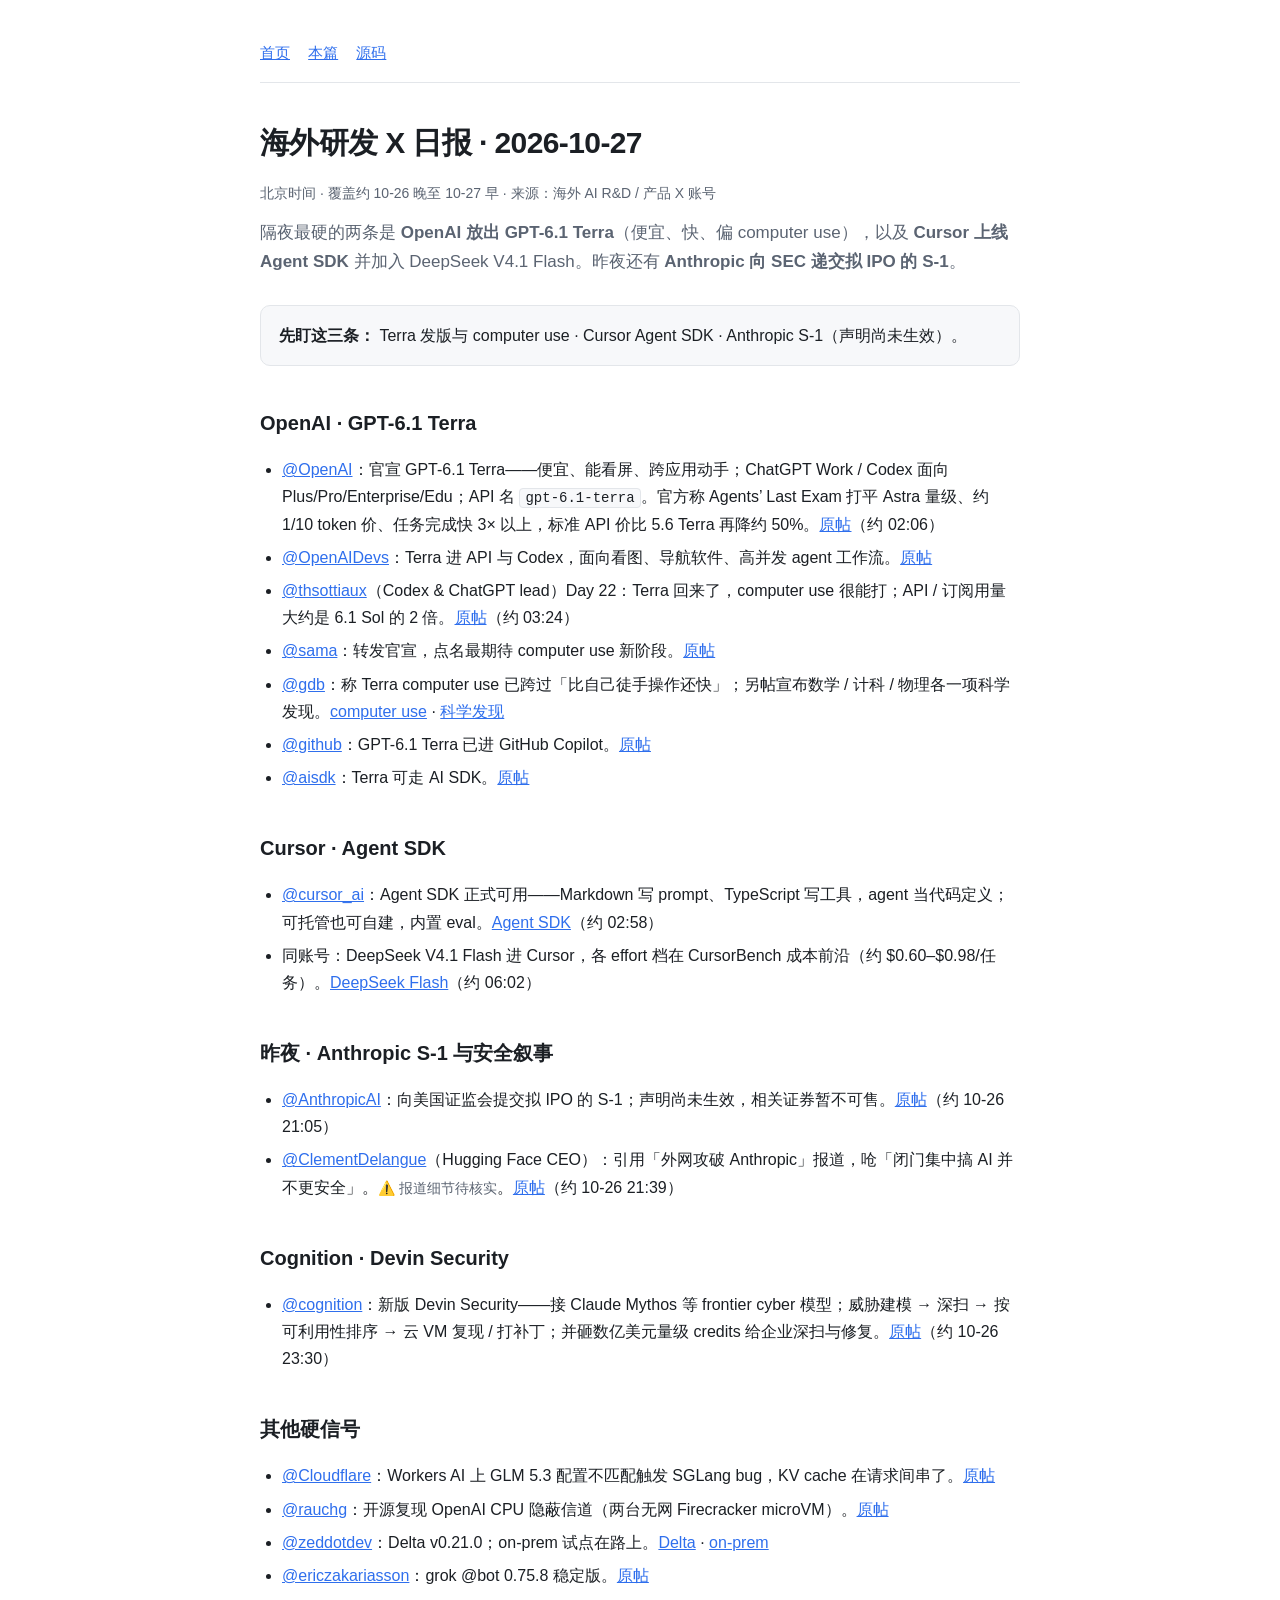
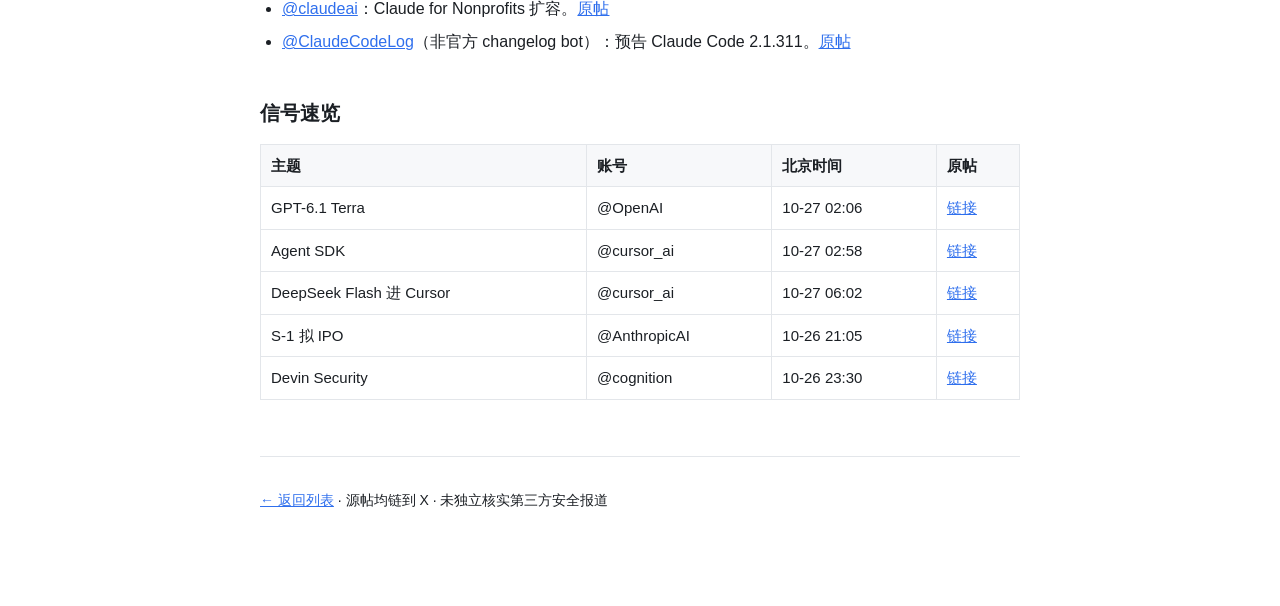
<file: digest/2026-10-27.html>
<!doctype html>
<html lang="zh-CN">
<head>
<meta charset="utf-8" />
<meta name="viewport" content="width=device-width, initial-scale=1" />
<title>海外研发 X 日报 · 2026-10-27</title>
<meta name="description" content="OpenAI GPT-6.1 Terra、Cursor Agent SDK、Anthropic S-1 等海外研发硬信号。" />
<link rel="stylesheet" href="../style.css" />
</head>
<body>
<main>
  <nav class="nav">
    <a href="../">首页</a>
    <a href="./2026-10-27.html">本篇</a>
    <a href="https://github.com/istoo/istoo.github.io">源码</a>
  </nav>

  <h1>海外研发 X 日报 · 2026-10-27</h1>
  <p class="meta">北京时间 · 覆盖约 10-26 晚至 10-27 早 · 来源：海外 AI R&amp;D / 产品 X 账号</p>
  <p class="lead">隔夜最硬的两条是 <strong>OpenAI 放出 GPT-6.1 Terra</strong>（便宜、快、偏 computer use），以及 <strong>Cursor 上线 Agent SDK</strong> 并加入 DeepSeek V4.1 Flash。昨夜还有 <strong>Anthropic 向 SEC 递交拟 IPO 的 S-1</strong>。</p>

  <div class="card">
    <p style="margin:0"><strong>先盯这三条：</strong> Terra 发版与 computer use · Cursor Agent SDK · Anthropic S-1（声明尚未生效）。</p>
  </div>

  <h2>OpenAI · GPT-6.1 Terra</h2>
  <ul>
    <li><a href="https://x.com/OpenAI">@OpenAI</a>：官宣 GPT-6.1 Terra——便宜、能看屏、跨应用动手；ChatGPT Work / Codex 面向 Plus/Pro/Enterprise/Edu；API 名 <code>gpt-6.1-terra</code>。官方称 Agents’ Last Exam 打平 Astra 量级、约 1/10 token 价、任务完成快 3× 以上，标准 API 价比 5.6 Terra 再降约 50%。<a href="https://x.com/OpenAI/status/2114780711664398349">原帖</a>（约 02:06）</li>
    <li><a href="https://x.com/OpenAIDevs">@OpenAIDevs</a>：Terra 进 API 与 Codex，面向看图、导航软件、高并发 agent 工作流。<a href="https://x.com/OpenAIDevs/status/2114780986613682473">原帖</a></li>
    <li><a href="https://x.com/thsottiaux">@thsottiaux</a>（Codex &amp; ChatGPT lead）Day 22：Terra 回来了，computer use 很能打；API / 订阅用量大约是 6.1 Sol 的 2 倍。<a href="https://x.com/thsottiaux/status/2114800277677092936">原帖</a>（约 03:24）</li>
    <li><a href="https://x.com/sama">@sama</a>：转发官宣，点名最期待 computer use 新阶段。<a href="https://x.com/sama/status/2114818620782248024">原帖</a></li>
    <li><a href="https://x.com/gdb">@gdb</a>：称 Terra computer use 已跨过「比自己徒手操作还快」；另帖宣布数学 / 计科 / 物理各一项科学发现。<a href="https://x.com/gdb/status/2114814747254432243">computer use</a> · <a href="https://x.com/gdb/status/2114837059462627533">科学发现</a></li>
    <li><a href="https://x.com/github">@github</a>：GPT-6.1 Terra 已进 GitHub Copilot。<a href="https://x.com/github/status/2114799272634007801">原帖</a></li>
    <li><a href="https://x.com/aisdk">@aisdk</a>：Terra 可走 AI SDK。<a href="https://x.com/aisdk/status/2114797177671483867">原帖</a></li>
  </ul>

  <h2>Cursor · Agent SDK</h2>
  <ul>
    <li><a href="https://x.com/cursor_ai">@cursor_ai</a>：Agent SDK 正式可用——Markdown 写 prompt、TypeScript 写工具，agent 当代码定义；可托管也可自建，内置 eval。<a href="https://x.com/cursor_ai/status/2114793714531102901">Agent SDK</a>（约 02:58）</li>
    <li>同账号：DeepSeek V4.1 Flash 进 Cursor，各 effort 档在 CursorBench 成本前沿（约 $0.60–$0.98/任务）。<a href="https://x.com/cursor_ai/status/2114839997568405608">DeepSeek Flash</a>（约 06:02）</li>
  </ul>

  <h2>昨夜 · Anthropic S-1 与安全叙事</h2>
  <ul>
    <li><a href="https://x.com/AnthropicAI">@AnthropicAI</a>：向美国证监会提交拟 IPO 的 S-1；声明尚未生效，相关证券暂不可售。<a href="https://x.com/AnthropicAI/status/2114705042817110293">原帖</a>（约 10-26 21:05）</li>
    <li><a href="https://x.com/ClementDelangue">@ClementDelangue</a>（Hugging Face CEO）：引用「外网攻破 Anthropic」报道，呛「闭门集中搞 AI 并不更安全」。<span class="warn">⚠️ 报道细节待核实</span>。<a href="https://x.com/ClementDelangue/status/2114713576296300604">原帖</a>（约 10-26 21:39）</li>
  </ul>

  <h2>Cognition · Devin Security</h2>
  <ul>
    <li><a href="https://x.com/cognition">@cognition</a>：新版 Devin Security——接 Claude Mythos 等 frontier cyber 模型；威胁建模 → 深扫 → 按可利用性排序 → 云 VM 复现 / 打补丁；并砸数亿美元量级 credits 给企业深扫与修复。<a href="https://x.com/cognition/status/2114741368627335379">原帖</a>（约 10-26 23:30）</li>
  </ul>

  <h2>其他硬信号</h2>
  <ul>
    <li><a href="https://x.com/Cloudflare">@Cloudflare</a>：Workers AI 上 GLM 5.3 配置不匹配触发 SGLang bug，KV cache 在请求间串了。<a href="https://x.com/Cloudflare/status/2114848043853873286">原帖</a></li>
    <li><a href="https://x.com/rauchg">@rauchg</a>：开源复现 OpenAI CPU 隐蔽信道（两台无网 Firecracker microVM）。<a href="https://x.com/rauchg/status/2114770919436808572">原帖</a></li>
    <li><a href="https://x.com/zeddotdev">@zeddotdev</a>：Delta v0.21.0；on-prem 试点在路上。<a href="https://x.com/zeddotdev/status/2114819366735024247">Delta</a> · <a href="https://x.com/zeddotdev/status/2114857494296002718">on-prem</a></li>
    <li><a href="https://x.com/ericzakariasson">@ericzakariasson</a>：grok @bot 0.75.8 稳定版。<a href="https://x.com/ericzakariasson/status/2114833082956321095">原帖</a></li>
    <li><a href="https://x.com/claudeai">@claudeai</a>：Claude for Nonprofits 扩容。<a href="https://x.com/claudeai/status/2114780227465338985">原帖</a></li>
    <li><a href="https://x.com/ClaudeCodeLog">@ClaudeCodeLog</a>（非官方 changelog bot）：预告 Claude Code 2.1.311。<a href="https://x.com/ClaudeCodeLog/status/2114807047103373503">原帖</a></li>
  </ul>

  <h2>信号速览</h2>
  <table>
    <thead>
      <tr><th>主题</th><th>账号</th><th>北京时间</th><th>原帖</th></tr>
    </thead>
    <tbody>
      <tr><td>GPT-6.1 Terra</td><td>@OpenAI</td><td>10-27 02:06</td><td><a href="https://x.com/OpenAI/status/2114780711664398349">链接</a></td></tr>
      <tr><td>Agent SDK</td><td>@cursor_ai</td><td>10-27 02:58</td><td><a href="https://x.com/cursor_ai/status/2114793714531102901">链接</a></td></tr>
      <tr><td>DeepSeek Flash 进 Cursor</td><td>@cursor_ai</td><td>10-27 06:02</td><td><a href="https://x.com/cursor_ai/status/2114839997568405608">链接</a></td></tr>
      <tr><td>S-1 拟 IPO</td><td>@AnthropicAI</td><td>10-26 21:05</td><td><a href="https://x.com/AnthropicAI/status/2114705042817110293">链接</a></td></tr>
      <tr><td>Devin Security</td><td>@cognition</td><td>10-26 23:30</td><td><a href="https://x.com/cognition/status/2114741368627335379">链接</a></td></tr>
    </tbody>
  </table>

  <footer>
    <p><a href="../">← 返回列表</a> · 源帖均链到 X · 未独立核实第三方安全报道</p>
  </footer>
</main>
</body>
</html>
</file>
<file: style.css>
:root {
  --bg: #ffffff;
  --fg: #1b1f24;
  --muted: #5b6472;
  --line: #e3e6ea;
  --accent: #2f6fed;
  --card: #f7f8fa;
}

@media (prefers-color-scheme: dark) {
  :root {
    --bg: #14171b;
    --fg: #e8eaed;
    --muted: #9aa4b2;
    --line: #2b3038;
    --accent: #6fa2ff;
    --card: #1c2026;
  }
}

* { box-sizing: border-box; }

body {
  margin: 0;
  padding: 40px 20px 80px;
  background: var(--bg);
  color: var(--fg);
  font: 16px/1.7 -apple-system, BlinkMacSystemFont, 'PingFang SC', 'Microsoft YaHei', 'Segoe UI', sans-serif;
}

main { max-width: 760px; margin: 0 auto; }

h1 { margin: 0 0 6px; font-size: 30px; letter-spacing: -0.02em; }
h2 { margin: 40px 0 12px; font-size: 20px; }
h3 { margin: 26px 0 8px; font-size: 17px; }
p, li { color: var(--fg); }
.lead { margin: 0 0 28px; color: var(--muted); font-size: 17px; }
.meta { color: var(--muted); font-size: 14px; }

ul, ol { padding-left: 22px; }
li { margin: 6px 0; }

a { color: var(--accent); }
a:focus-visible { outline: 2px solid var(--accent); outline-offset: 2px; border-radius: 3px; }

.nav { margin: 0 0 34px; padding-bottom: 16px; border-bottom: 1px solid var(--line); font-size: 15px; }
.nav a { margin-right: 14px; }

.card {
  margin: 18px 0;
  padding: 16px 18px;
  background: var(--card);
  border: 1px solid var(--line);
  border-radius: 10px;
}

.digest-list { list-style: none; padding: 0; margin: 0; }
.digest-list li {
  margin: 0 0 12px;
  padding: 14px 16px;
  background: var(--card);
  border: 1px solid var(--line);
  border-radius: 10px;
}
.digest-list a { text-decoration: none; font-weight: 600; }
.digest-list .meta { display: block; margin-top: 4px; }

table { width: 100%; border-collapse: collapse; margin: 14px 0; font-size: 15px; }
th, td { padding: 8px 10px; border: 1px solid var(--line); text-align: left; vertical-align: top; }
th { background: var(--card); font-weight: 600; }

code {
  padding: 1px 5px;
  background: var(--card);
  border: 1px solid var(--line);
  border-radius: 4px;
  font: 14px/1.5 ui-monospace, SFMono-Regular, Menlo, monospace;
}

.warn { color: var(--muted); font-size: 14px; }

footer {
  margin-top: 56px;
  padding-top: 18px;
  border-top: 1px solid var(--line);
  color: var(--muted);
  font-size: 14px;
}
</file>
